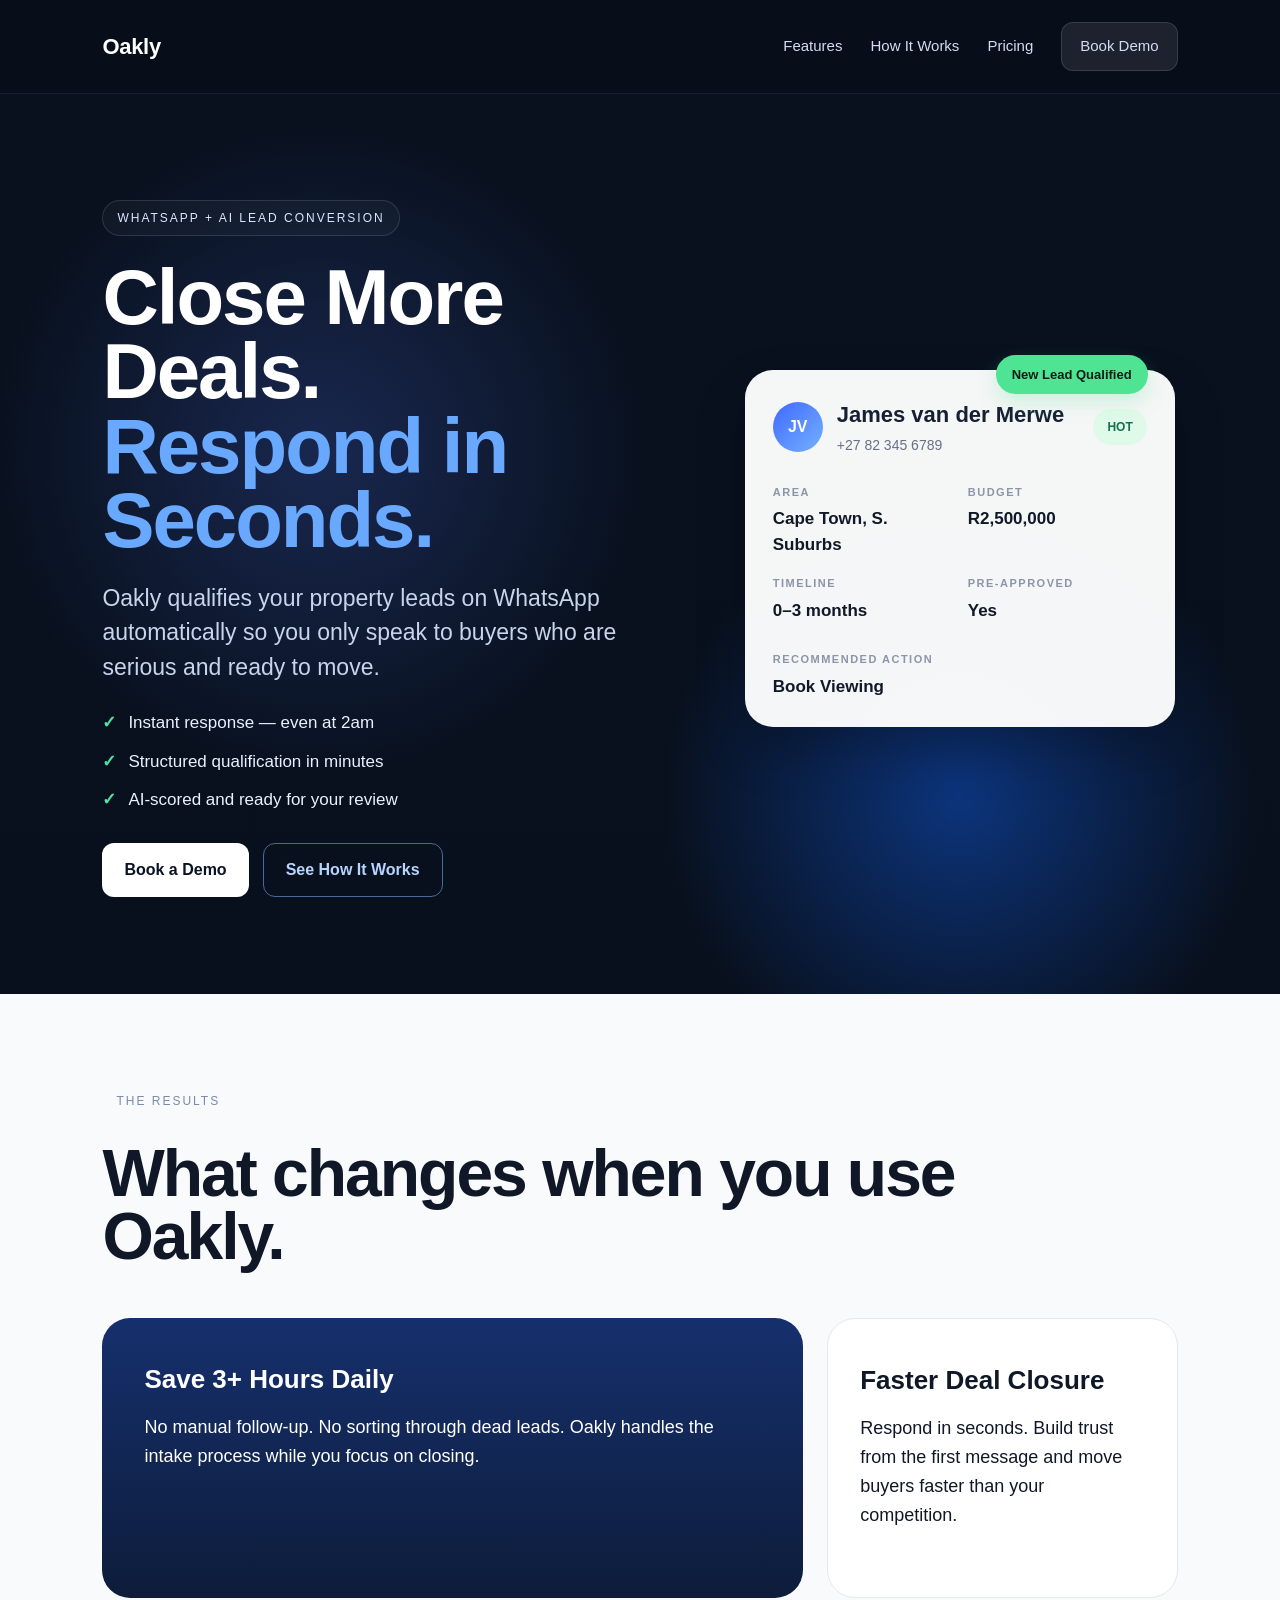
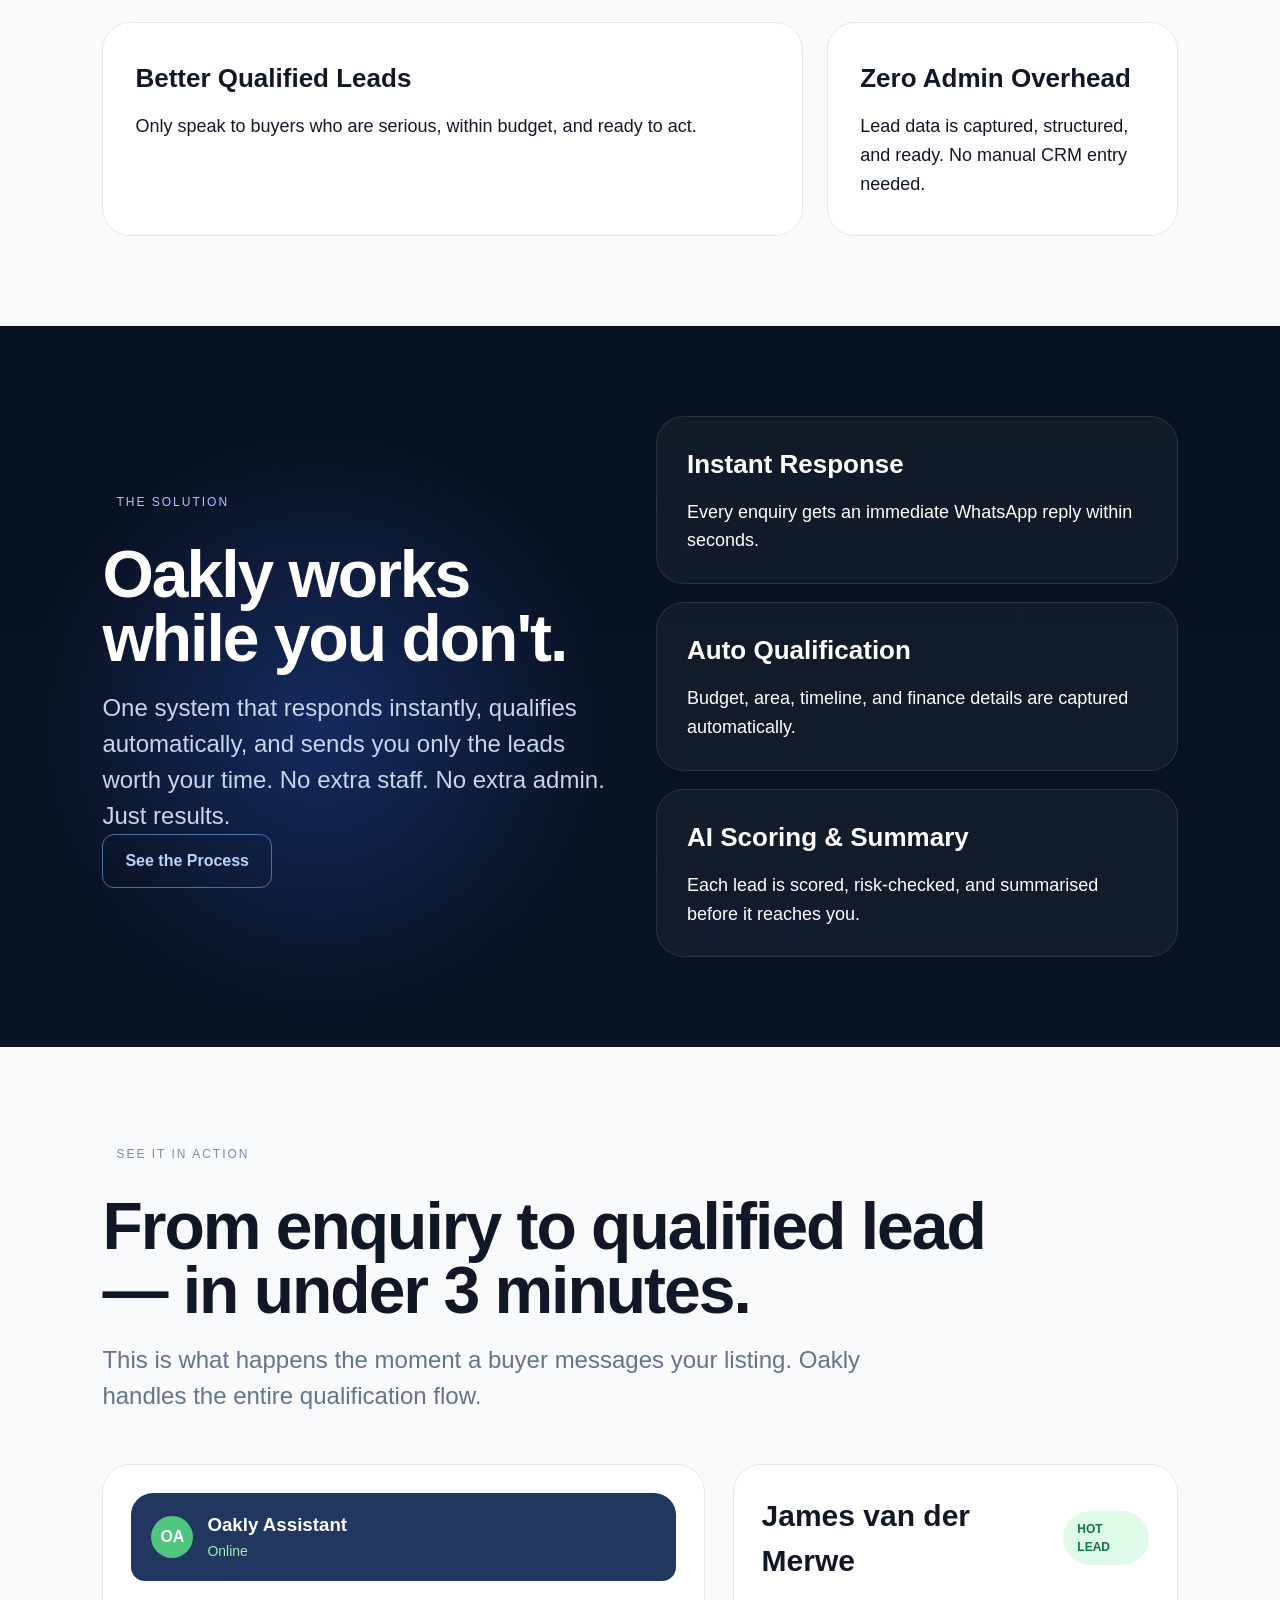
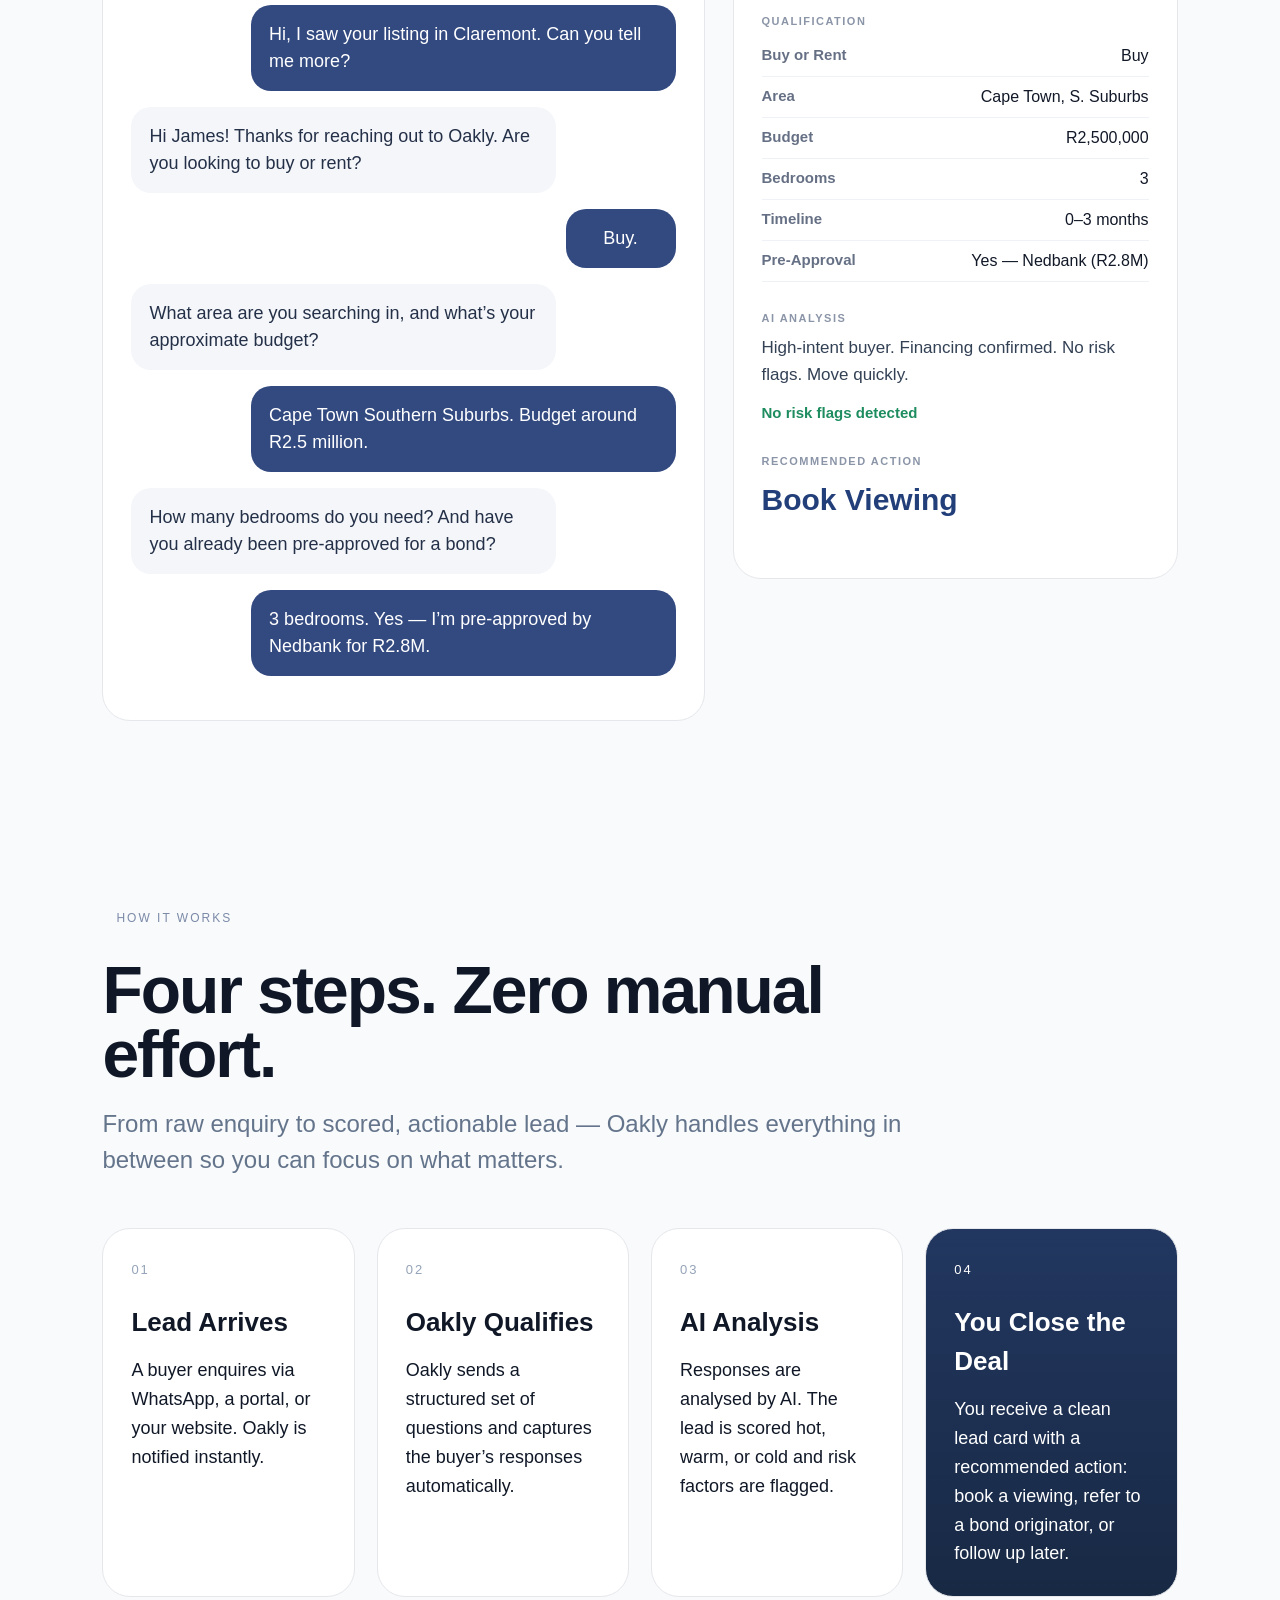
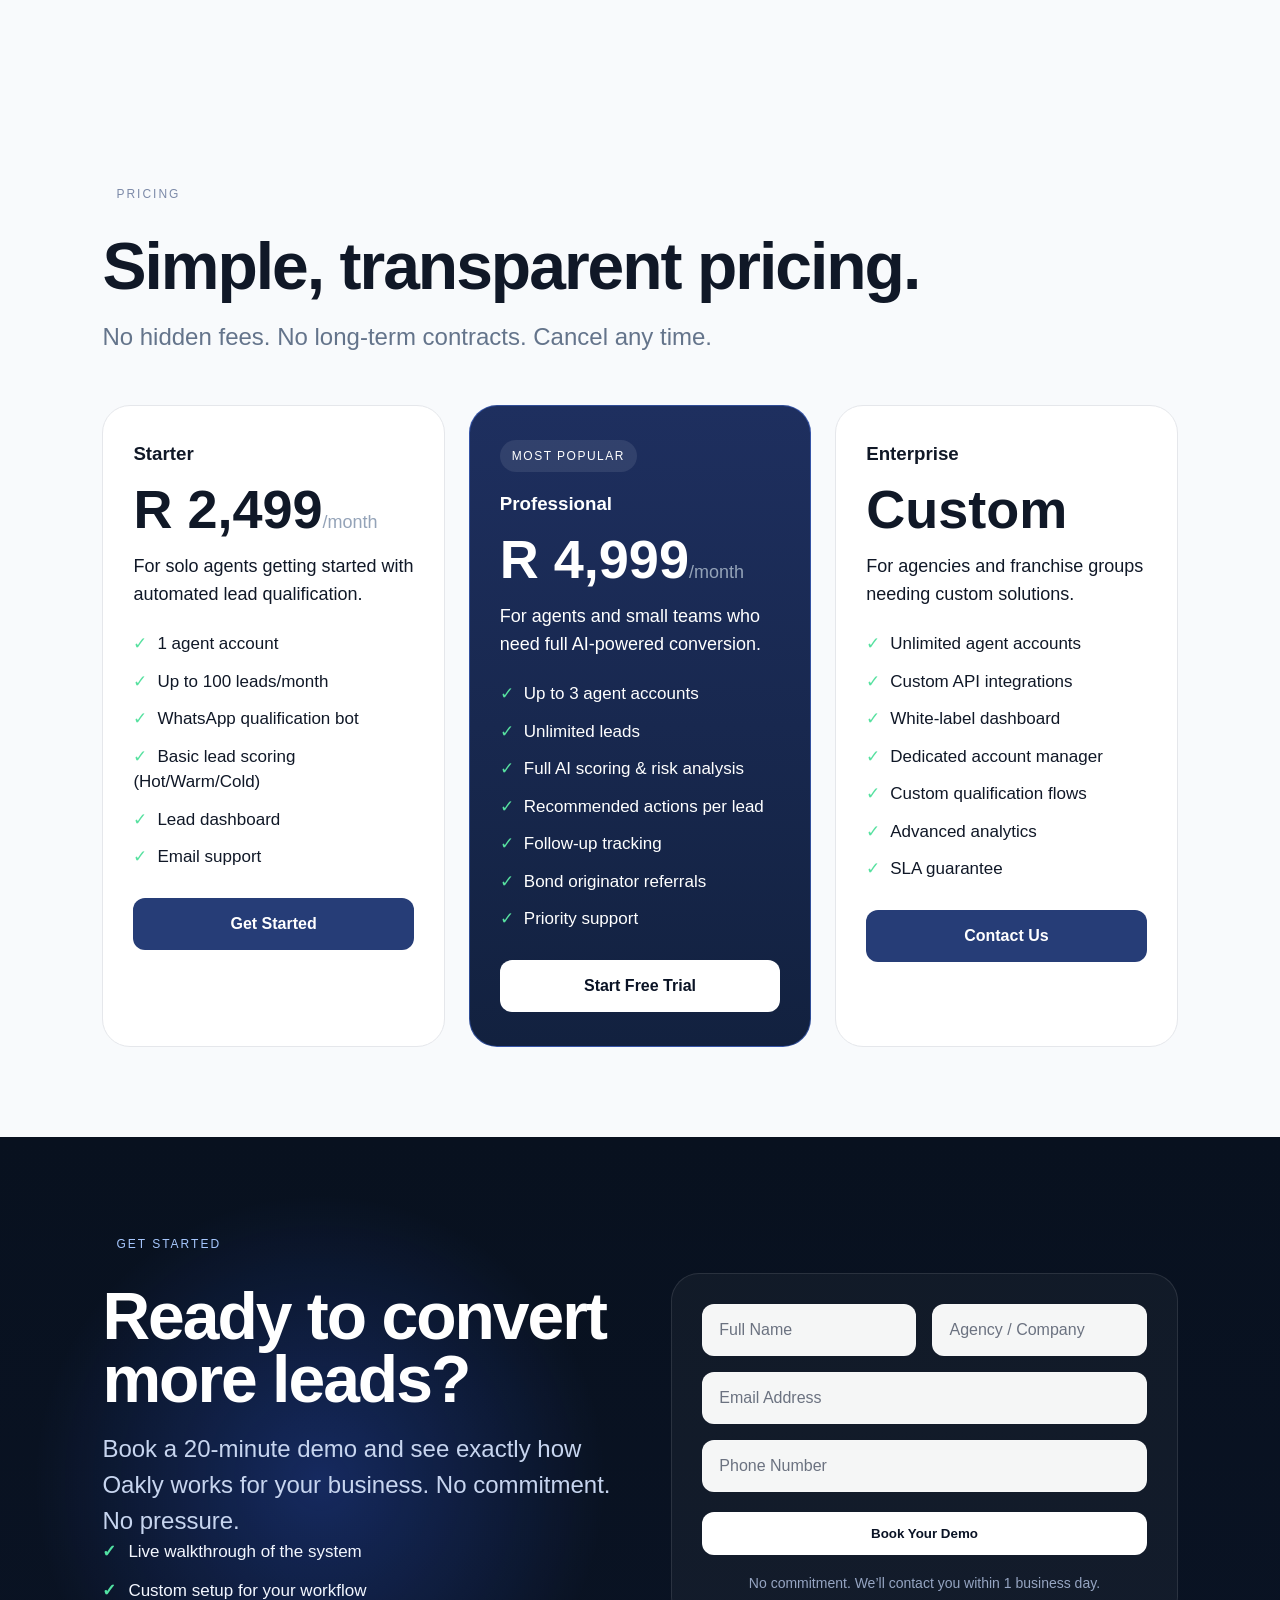
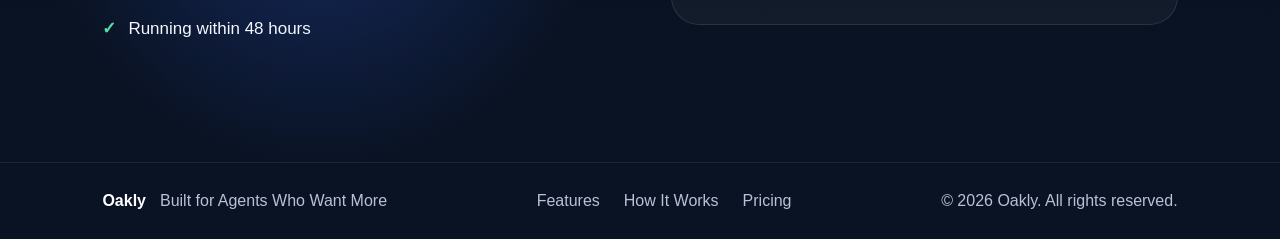
<file: index.html>
<!DOCTYPE html>
<html lang="en">
<head>
  <meta charset="UTF-8" />
  <meta name="viewport" content="width=device-width, initial-scale=1.0" />
  <title>Oakly</title>
  <link rel="stylesheet" href="style.css" />
</head>
<body>
  <header class="navbar">
    <div class="logo">Oakly</div>
    <nav class="nav-links">
      <a href="#features">Features</a>
      <a href="#how">How It Works</a>
      <a href="#pricing">Pricing</a>
      <a href="#contact" class="nav-demo">Book Demo</a>
    </nav>
  </header>

  <main>
    <section class="hero">
      <div class="hero-left">
        <div class="hero-badge">WhatsApp + AI Lead Conversion</div>
        <h1>
          Close More Deals.<br />
          <span>Respond in Seconds.</span>
        </h1>
        <p class="hero-text">
          Oakly qualifies your property leads on WhatsApp automatically so you only
          speak to buyers who are serious and ready to move.
        </p>

        <ul class="hero-list">
          <li>Instant response — even at 2am</li>
          <li>Structured qualification in minutes</li>
          <li>AI-scored and ready for your review</li>
        </ul>

        <div class="hero-buttons">
          <a href="#contact" class="btn btn-solid">Book a Demo</a>
          <a href="#how" class="btn btn-outline">See How It Works</a>
        </div>
      </div>

      <div class="hero-right">
        <div class="lead-pill">New Lead Qualified</div>
        <div class="lead-card">
          <div class="lead-head">
            <div class="avatar">JV</div>
            <div>
              <h3>James van der Merwe</h3>
              <p>+27 82 345 6789</p>
            </div>
            <div class="hot-badge">HOT</div>
          </div>

          <div class="lead-grid">
            <div>
              <label>Area</label>
              <p>Cape Town, S. Suburbs</p>
            </div>
            <div>
              <label>Budget</label>
              <p>R2,500,000</p>
            </div>
            <div>
              <label>Timeline</label>
              <p>0–3 months</p>
            </div>
            <div>
              <label>Pre-approved</label>
              <p>Yes</p>
            </div>
          </div>

          <div class="recommend">
            <label>Recommended Action</label>
            <p>Book Viewing</p>
          </div>
        </div>
      </div>
    </section>

    <section id="features" class="section section-light">
      <div class="section-top">
        <span class="section-tag">The Results</span>
        <h2>What changes when you use Oakly.</h2>
      </div>

      <div class="results-grid">
        <div class="result-large">
          <h3>Save 3+ Hours Daily</h3>
          <p>
            No manual follow-up. No sorting through dead leads. Oakly handles the
            intake process while you focus on closing.
          </p>
        </div>

        <div class="result-small">
          <h3>Faster Deal Closure</h3>
          <p>
            Respond in seconds. Build trust from the first message and move buyers
            faster than your competition.
          </p>
        </div>

        <div class="feature-card light-card">
          <h3>Better Qualified Leads</h3>
          <p>
            Only speak to buyers who are serious, within budget, and ready to act.
          </p>
        </div>

        <div class="feature-card light-card">
          <h3>Zero Admin Overhead</h3>
          <p>
            Lead data is captured, structured, and ready. No manual CRM entry needed.
          </p>
        </div>
      </div>
    </section>

    <section class="section section-dark solution-block">
      <div class="solution-left">
        <span class="section-tag blue-tag">The Solution</span>
        <h2>Oakly works while you don't.</h2>
        <p>
          One system that responds instantly, qualifies automatically, and sends you
          only the leads worth your time. No extra staff. No extra admin. Just results.
        </p>
        <a href="#how" class="btn btn-outline">See the Process</a>
      </div>

      <div class="solution-right">
        <div class="stack-card">
          <h3>Instant Response</h3>
          <p>Every enquiry gets an immediate WhatsApp reply within seconds.</p>
        </div>
        <div class="stack-card">
          <h3>Auto Qualification</h3>
          <p>Budget, area, timeline, and finance details are captured automatically.</p>
        </div>
        <div class="stack-card">
          <h3>AI Scoring & Summary</h3>
          <p>Each lead is scored, risk-checked, and summarised before it reaches you.</p>
        </div>
      </div>
    </section>

    <section id="how" class="section section-light">
      <div class="section-top">
        <span class="section-tag">See It In Action</span>
        <h2>From enquiry to qualified lead — in under 3 minutes.</h2>
        <p class="section-copy">
          This is what happens the moment a buyer messages your listing. Oakly handles the entire qualification flow.
        </p>
      </div>

      <div class="demo-layout">
        <div class="chat-card">
          <div class="chat-top">
            <div class="chat-dot">OA</div>
            <div>
              <h3>Oakly Assistant</h3>
              <span>Online</span>
            </div>
          </div>

          <div class="msg user">Hi, I saw your listing in Claremont. Can you tell me more?</div>
          <div class="msg bot">Hi James! Thanks for reaching out to Oakly. Are you looking to buy or rent?</div>
          <div class="msg user small">Buy.</div>
          <div class="msg bot">What area are you searching in, and what’s your approximate budget?</div>
          <div class="msg user">Cape Town Southern Suburbs. Budget around R2.5 million.</div>
          <div class="msg bot">How many bedrooms do you need? And have you already been pre-approved for a bond?</div>
          <div class="msg user">3 bedrooms. Yes — I’m pre-approved by Nedbank for R2.8M.</div>
        </div>

        <div class="summary-card">
          <div class="summary-top">
            <h3>James van der Merwe</h3>
            <div class="hot-badge">HOT LEAD</div>
          </div>

          <div class="summary-section">
            <span>Qualification</span>
            <div class="summary-row"><strong>Buy or Rent</strong><p>Buy</p></div>
            <div class="summary-row"><strong>Area</strong><p>Cape Town, S. Suburbs</p></div>
            <div class="summary-row"><strong>Budget</strong><p>R2,500,000</p></div>
            <div class="summary-row"><strong>Bedrooms</strong><p>3</p></div>
            <div class="summary-row"><strong>Timeline</strong><p>0–3 months</p></div>
            <div class="summary-row"><strong>Pre-Approval</strong><p>Yes — Nedbank (R2.8M)</p></div>
          </div>

          <div class="summary-section">
            <span>AI Analysis</span>
            <p class="analysis-text">High-intent buyer. Financing confirmed. No risk flags. Move quickly.</p>
            <div class="risk-ok">No risk flags detected</div>
          </div>

          <div class="summary-section">
            <span>Recommended Action</span>
            <p class="action-text">Book Viewing</p>
          </div>
        </div>
      </div>
    </section>

    <section class="section section-light">
      <div class="section-top">
        <span class="section-tag">How It Works</span>
        <h2>Four steps. Zero manual effort.</h2>
        <p class="section-copy">
          From raw enquiry to scored, actionable lead — Oakly handles everything in between so you can focus on what matters.
        </p>
      </div>

      <div class="steps-grid">
        <div class="step-card">
          <span class="step-no">01</span>
          <h3>Lead Arrives</h3>
          <p>A buyer enquires via WhatsApp, a portal, or your website. Oakly is notified instantly.</p>
        </div>
        <div class="step-card">
          <span class="step-no">02</span>
          <h3>Oakly Qualifies</h3>
          <p>Oakly sends a structured set of questions and captures the buyer’s responses automatically.</p>
        </div>
        <div class="step-card">
          <span class="step-no">03</span>
          <h3>AI Analysis</h3>
          <p>Responses are analysed by AI. The lead is scored hot, warm, or cold and risk factors are flagged.</p>
        </div>
        <div class="step-card featured-step">
          <span class="step-no">04</span>
          <h3>You Close the Deal</h3>
          <p>You receive a clean lead card with a recommended action: book a viewing, refer to a bond originator, or follow up later.</p>
        </div>
      </div>
    </section>

    <section id="pricing" class="section section-light pricing-section">
      <div class="section-top">
        <span class="section-tag">Pricing</span>
        <h2>Simple, transparent pricing.</h2>
        <p class="section-copy">No hidden fees. No long-term contracts. Cancel any time.</p>
      </div>

      <div class="pricing-grid">
        <div class="price-card price-light">
          <h3>Starter</h3>
          <div class="price">R 2,499<span>/month</span></div>
          <p class="price-copy">For solo agents getting started with automated lead qualification.</p>
          <ul>
            <li>1 agent account</li>
            <li>Up to 100 leads/month</li>
            <li>WhatsApp qualification bot</li>
            <li>Basic lead scoring (Hot/Warm/Cold)</li>
            <li>Lead dashboard</li>
            <li>Email support</li>
          </ul>
          <a href="#contact" class="btn btn-blue full-btn">Get Started</a>
        </div>

        <div class="price-card price-featured">
          <div class="most-popular">Most Popular</div>
          <h3>Professional</h3>
          <div class="price">R 4,999<span>/month</span></div>
          <p class="price-copy">For agents and small teams who need full AI-powered conversion.</p>
          <ul>
            <li>Up to 3 agent accounts</li>
            <li>Unlimited leads</li>
            <li>Full AI scoring & risk analysis</li>
            <li>Recommended actions per lead</li>
            <li>Follow-up tracking</li>
            <li>Bond originator referrals</li>
            <li>Priority support</li>
          </ul>
          <a href="#contact" class="btn btn-solid full-btn">Start Free Trial</a>
        </div>

        <div class="price-card price-light">
          <h3>Enterprise</h3>
          <div class="price">Custom</div>
          <p class="price-copy">For agencies and franchise groups needing custom solutions.</p>
          <ul>
            <li>Unlimited agent accounts</li>
            <li>Custom API integrations</li>
            <li>White-label dashboard</li>
            <li>Dedicated account manager</li>
            <li>Custom qualification flows</li>
            <li>Advanced analytics</li>
            <li>SLA guarantee</li>
          </ul>
          <a href="#contact" class="btn btn-blue full-btn">Contact Us</a>
        </div>
      </div>
    </section>

    <section class="section section-dark contact-section">
  <div class="contact-left">
    <span class="section-tag blue-tag">Get Started</span>
    <h2>Ready to convert more leads?</h2>
    <p>
      Book a 20-minute demo and see exactly how Oakly works for your business.
      No commitment. No pressure.
    </p>
    <ul class="hero-list dark-list">
      <li>Live walkthrough of the system</li>
      <li>Custom setup for your workflow</li>
      <li>Running within 48 hours</li>
    </ul>
  </div>

  <form id="contact" class="contact-card" action="https://formspree.io/f/xbdzvevv" method="POST">
    <input type="hidden" name="_subject" value="New Oakly Demo Request">
    <input type="hidden" name="_redirect" value="thankyou.html">

    <input type="text" name="full_name" placeholder="Full Name" required>
    <input type="text" name="company" placeholder="Agency / Company">

    <input class="full-input" type="email" name="email" placeholder="Email Address" required>
    <input class="full-input" type="text" name="phone" placeholder="Phone Number" required>

    <button type="submit" class="btn btn-solid full-btn">Book Your Demo</button>
    <p class="contact-note">No commitment. We’ll contact you within 1 business day.</p>
  </form>
</section>

    <input type="hidden" name="_redirect" value="thankyou.html">
    </section>
  </main>

  <footer class="footer">
    <div class="footer-left">
      <strong>Oakly</strong>
      <span>Built for Agents Who Want More</span>
    </div>
    <div class="footer-links">
      <a href="#features">Features</a>
      <a href="#how">How It Works</a>
      <a href="#pricing">Pricing</a>
    </div>
    <div class="footer-right">© 2026 Oakly. All rights reserved.</div>
  </footer>
</body>
</html>
</file>
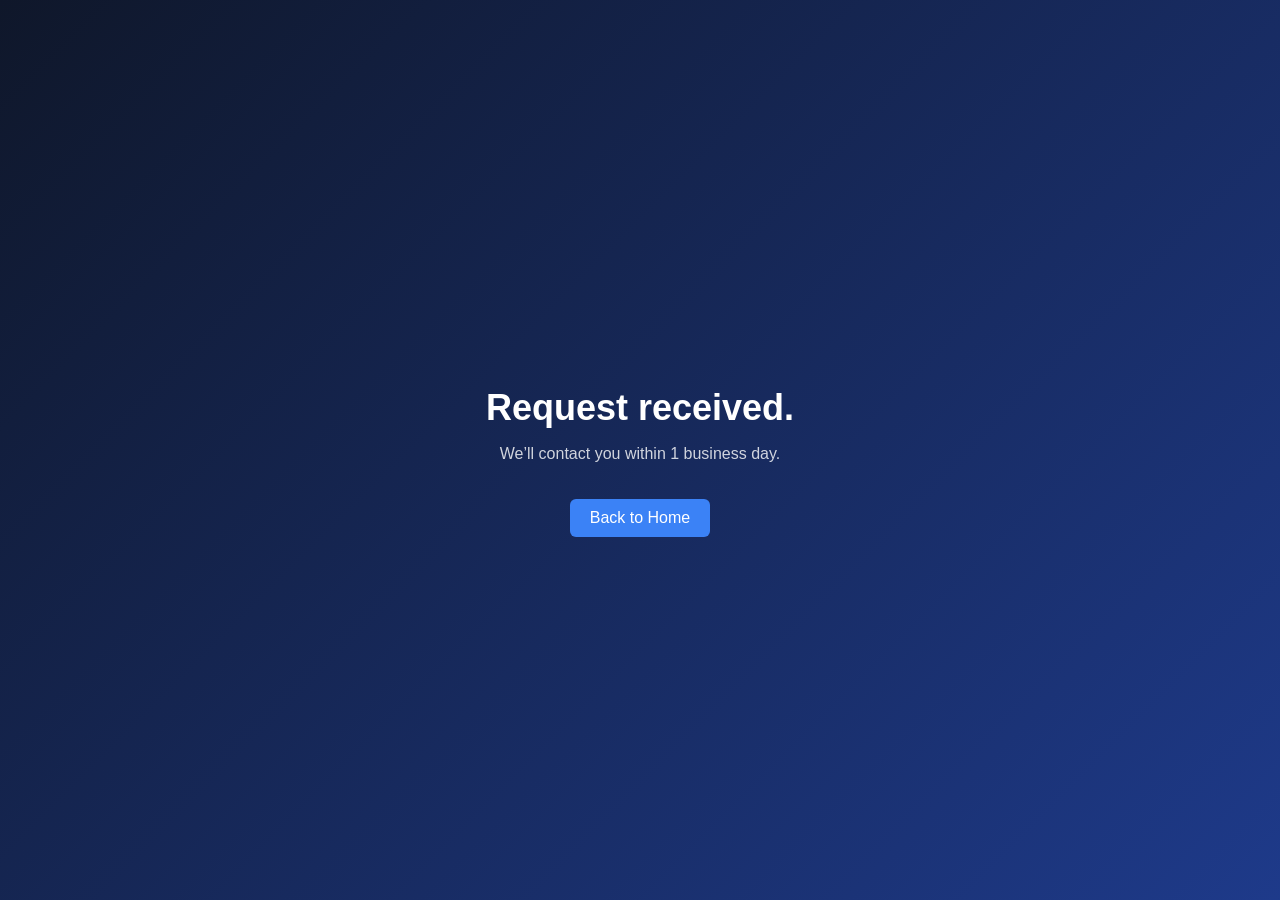
<file: thankyou.html>
<!DOCTYPE html>
<html lang="en">
<head>
  <meta charset="UTF-8">
  <title>Request Received</title>
  <style>
    body {
      background: linear-gradient(135deg, #0f172a, #1e3a8a);
      color: white;
      font-family: Arial;
      display: flex;
      justify-content: center;
      align-items: center;
      height: 100vh;
      margin: 0;
    }

    .box {
      text-align: center;
    }

    h1 {
      font-size: 36px;
      margin-bottom: 10px;
    }

    p {
      opacity: 0.8;
    }

    a {
      margin-top: 20px;
      display: inline-block;
      padding: 10px 20px;
      background: #3b82f6;
      color: white;
      text-decoration: none;
      border-radius: 6px;
    }

    a:hover {
      background: #2563eb;
    }
  </style>
</head>
<body>

  <div class="box">
    <h1>Request received.</h1>
    <p>We’ll contact you within 1 business day.</p>
    <a href="index.html">Back to Home</a>
  </div>

</body>
</html>
</file>
<file: style.css>
* {
  margin: 0;
  padding: 0;
  box-sizing: border-box;
}

html {
  scroll-behavior: smooth;
}

body {
  font-family: Arial, Helvetica, sans-serif;
  background: #07101f;
  color: #ffffff;
  line-height: 1.5;
}

a {
  text-decoration: none;
  color: inherit;
}

main {
  overflow: hidden;
}

/* NAV */
.navbar {
  position: sticky;
  top: 0;
  z-index: 1000;
  background: rgba(8, 14, 26, 0.88);
  backdrop-filter: blur(10px);
  display: flex;
  justify-content: space-between;
  align-items: center;
  padding: 22px 8%;
  border-bottom: 1px solid rgba(255,255,255,0.08);
}

.logo {
  font-size: 22px;
  font-weight: 700;
  letter-spacing: -0.3px;
}

.nav-links {
  display: flex;
  align-items: center;
  gap: 28px;
}

.nav-links a {
  color: #d3dcf3;
  font-size: 15px;
  transition: 0.25s ease;
}

.nav-links a:hover {
  color: #7cb6ff;
}

.nav-demo {
  padding: 12px 18px;
  background: rgba(255,255,255,0.09);
  border: 1px solid rgba(255,255,255,0.12);
  border-radius: 12px;
}

.nav-demo:hover {
  background: #2563eb;
  color: #fff !important;
}

/* HERO */
.hero {
  min-height: 100vh;
  padding: 80px 8% 70px;
  display: grid;
  grid-template-columns: 1.15fr 0.85fr;
  gap: 50px;
  align-items: center;
  background:
    radial-gradient(circle at 25% 40%, rgba(83, 121, 255, 0.22), transparent 30%),
    radial-gradient(circle at 75% 78%, rgba(18, 102, 255, 0.42), transparent 25%),
    linear-gradient(180deg, #09111f 0%, #08101d 100%);
}

.hero-left {
  max-width: 700px;
}

.hero-badge,
.section-tag,
.blue-tag {
  display: inline-block;
  padding: 8px 14px;
  border-radius: 999px;
  font-size: 12px;
  letter-spacing: 2px;
  text-transform: uppercase;
  margin-bottom: 24px;
}

.hero-badge {
  border: 1px solid rgba(255,255,255,0.12);
  background: rgba(255,255,255,0.03);
  color: #dbe6ff;
}

.section-tag {
  color: #7c8aa8;
}

.blue-tag {
  color: #a7c8ff;
}

.hero h1 {
  font-size: 78px;
  line-height: 0.95;
  font-weight: 800;
  letter-spacing: -2px;
  margin-bottom: 24px;
}

.hero h1 span {
  color: #69a8ff;
}

.hero-text {
  font-size: 23px;
  color: #c8d4ec;
  max-width: 640px;
  margin-bottom: 26px;
}

.hero-list {
  list-style: none;
  margin-bottom: 30px;
}

.hero-list li {
  color: #e9f1ff;
  margin-bottom: 13px;
  font-size: 17px;
}

.hero-list li::before {
  content: "✓";
  margin-right: 12px;
  color: #52e2a3;
  font-weight: 700;
}

.hero-buttons {
  display: flex;
  flex-wrap: wrap;
  gap: 14px;
}

/* BUTTONS */
.btn {
  display: inline-flex;
  align-items: center;
  justify-content: center;
  padding: 14px 22px;
  border-radius: 12px;
  font-weight: 700;
  transition: all 0.25s ease;
  cursor: pointer;
  border: none;
}

.btn-solid {
  background: #ffffff;
  color: #0a1325;
}

.btn-solid:hover {
  background: #2563eb;
  color: #ffffff;
  transform: translateY(-2px);
}

.btn-outline {
  border: 1px solid rgba(130, 177, 255, 0.55);
  color: #b7d4ff;
  background: transparent;
}

.btn-outline:hover {
  background: #2563eb;
  color: #fff;
  border-color: #2563eb;
  transform: translateY(-2px);
}

.btn-blue {
  background: #263d77;
  color: #fff;
}

.btn-blue:hover {
  background: #2563eb;
  color: #fff;
  transform: translateY(-2px);
}

.full-btn {
  width: 100%;
}

/* HERO RIGHT CARD */
.hero-right {
  position: relative;
  display: flex;
  justify-content: center;
}

.lead-pill {
  position: absolute;
  top: -15px;
  right: 30px;
  background: #4ee494;
  color: #0b1d14;
  padding: 10px 16px;
  border-radius: 999px;
  font-size: 13px;
  font-weight: 700;
  box-shadow: 0 8px 20px rgba(78,228,148,0.25);
}

.lead-card {
  width: 100%;
  max-width: 430px;
  background: rgba(255,255,255,0.96);
  color: #162033;
  border-radius: 28px;
  padding: 28px;
  box-shadow: 0 24px 50px rgba(0,0,0,0.22);
}

.lead-head {
  display: grid;
  grid-template-columns: auto 1fr auto;
  gap: 14px;
  align-items: center;
  margin-bottom: 28px;
}

.avatar {
  width: 50px;
  height: 50px;
  border-radius: 50%;
  background: linear-gradient(135deg, #3f69ff, #75b1ff);
  color: #fff;
  display: flex;
  align-items: center;
  justify-content: center;
  font-weight: 700;
}

.lead-head h3 {
  font-size: 22px;
  margin-bottom: 4px;
}

.lead-head p {
  font-size: 14px;
  color: #667086;
}

.hot-badge {
  background: #e0faea;
  color: #12734b;
  padding: 9px 14px;
  border-radius: 999px;
  font-size: 12px;
  font-weight: 700;
}

.lead-grid {
  display: grid;
  grid-template-columns: 1fr 1fr;
  gap: 18px 16px;
  margin-bottom: 28px;
}

.lead-grid label,
.recommend label,
.summary-section span {
  display: block;
  margin-bottom: 6px;
  color: #8b95a8;
  text-transform: uppercase;
  letter-spacing: 1.5px;
  font-size: 11px;
  font-weight: 700;
}

.lead-grid p,
.recommend p {
  font-size: 17px;
  font-weight: 600;
  color: #101928;
}

/* SHARED SECTIONS */
.section {
  padding: 90px 8%;
}

.section-light {
  background: #f8fafc;
  color: #101827;
}

.section-dark {
  background:
    radial-gradient(circle at 25% 55%, rgba(53, 103, 255, 0.28), transparent 28%),
    linear-gradient(180deg, #08111f 0%, #0a1324 100%);
  color: #ffffff;
}

.section-top {
  max-width: 900px;
  margin-bottom: 50px;
}

.section-top h2,
.solution-left h2,
.contact-left h2 {
  font-size: 66px;
  line-height: 0.96;
  letter-spacing: -2px;
  margin-bottom: 20px;
  font-weight: 800;
}

.section-copy,
.solution-left p,
.contact-left p {
  font-size: 24px;
  color: #64748b;
  max-width: 840px;
}

.solution-left p,
.contact-left p {
  color: #c7d5ef;
}

/* RESULTS */
.results-grid {
  display: grid;
  grid-template-columns: 2fr 1fr;
  gap: 24px;
}

.result-large,
.result-small,
.feature-card,
.step-card,
.price-card,
.stack-card,
.chat-card,
.summary-card,
.contact-card {
  border-radius: 28px;
}

.result-large {
  background: linear-gradient(180deg, #16306d 0%, #0d1c3a 100%);
  color: #fff;
  padding: 42px;
  min-height: 280px;
}

.result-large h3,
.result-small h3,
.feature-card h3,
.step-card h3,
.stack-card h3 {
  font-size: 26px;
  margin-bottom: 14px;
}

.result-large p,
.result-small p,
.feature-card p,
.step-card p,
.stack-card p,
.price-copy {
  font-size: 18px;
  color: inherit;
  line-height: 1.6;
}

.result-small {
  background: #ffffff;
  border: 1px solid #e5e7eb;
  padding: 42px 32px;
}

.light-card {
  background: #ffffff;
  border: 1px solid #e5e7eb;
  padding: 36px 32px;
  margin-top: 24px;
}

.results-grid .feature-card:nth-child(3),
.results-grid .feature-card:nth-child(4) {
  margin-top: 0;
}

/* SOLUTION */
.solution-block {
  display: grid;
  grid-template-columns: 1fr 1fr;
  gap: 32px;
  align-items: center;
}

.solution-right {
  display: flex;
  flex-direction: column;
  gap: 18px;
}

.stack-card {
  padding: 28px 30px;
  background: rgba(255,255,255,0.04);
  border: 1px solid rgba(255,255,255,0.1);
  color: #fff;
}

/* DEMO */
.demo-layout {
  display: grid;
  grid-template-columns: 1.15fr 0.85fr;
  gap: 28px;
  align-items: start;
}

.chat-card {
  background: #ffffff;
  border: 1px solid #e5e7eb;
  padding: 28px;
}

.chat-top {
  display: flex;
  align-items: center;
  gap: 14px;
  background: #223760;
  color: #fff;
  padding: 18px 20px;
  border-radius: 22px 22px 14px 14px;
  margin-bottom: 24px;
}

.chat-dot {
  width: 42px;
  height: 42px;
  border-radius: 50%;
  background: #4fc57e;
  display: flex;
  align-items: center;
  justify-content: center;
  font-weight: 700;
}

.chat-top span {
  color: #96f0b8;
  font-size: 14px;
}

.msg {
  max-width: 78%;
  padding: 16px 18px;
  border-radius: 20px;
  margin-bottom: 16px;
  font-size: 18px;
  line-height: 1.5;
}

.msg.user {
  background: #334a80;
  color: white;
  margin-left: auto;
}

.msg.user.small {
  max-width: 110px;
  text-align: center;
}

.msg.bot {
  background: #f4f6fa;
  color: #243047;
}

.summary-card {
  background: #ffffff;
  border: 1px solid #e5e7eb;
  padding: 28px;
}

.summary-top {
  display: flex;
  justify-content: space-between;
  align-items: center;
  gap: 12px;
  margin-bottom: 30px;
}

.summary-top h3 {
  font-size: 30px;
}

.summary-section {
  margin-bottom: 28px;
}

.summary-row {
  display: grid;
  grid-template-columns: 1fr 1fr;
  gap: 14px;
  padding: 8px 0;
  border-bottom: 1px solid #eef1f5;
}

.summary-row strong {
  color: #667085;
  font-size: 15px;
}

.summary-row p {
  text-align: right;
  color: #111827;
  font-size: 16px;
}

.analysis-text {
  color: #334155;
  font-size: 17px;
  line-height: 1.6;
  margin-top: 8px;
  margin-bottom: 14px;
}

.risk-ok {
  color: #1d8c5f;
  font-weight: 600;
  font-size: 15px;
}

.action-text {
  font-size: 30px;
  font-weight: 700;
  color: #223f7a;
  margin-top: 8px;
}

/* STEPS */
.steps-grid {
  display: grid;
  grid-template-columns: repeat(4, 1fr);
  gap: 22px;
}

.step-card {
  background: #ffffff;
  border: 1px solid #e5e7eb;
  padding: 28px;
}

.featured-step {
  background: linear-gradient(180deg, #223760 0%, #182944 100%);
  color: #ffffff;
}

.featured-step p,
.featured-step h3,
.featured-step .step-no {
  color: #ffffff;
}

.step-no {
  display: inline-block;
  margin-bottom: 24px;
  color: #94a3b8;
  font-size: 13px;
  letter-spacing: 2px;
  text-transform: uppercase;
}

/* PRICING */
.pricing-grid {
  display: grid;
  grid-template-columns: repeat(3, 1fr);
  gap: 24px;
}

.price-card {
  padding: 34px 30px;
  min-height: 610px;
}

.price-light {
  background: #ffffff;
  border: 1px solid #e5e7eb;
}

.price-featured {
  background: linear-gradient(180deg, #1e2f5f 0%, #12213f 100%);
  color: #fff;
  border: 1px solid rgba(86, 132, 255, 0.45);
  position: relative;
}

.most-popular {
  display: inline-block;
  margin-bottom: 18px;
  padding: 7px 12px;
  background: rgba(255,255,255,0.09);
  border-radius: 999px;
  font-size: 12px;
  text-transform: uppercase;
  letter-spacing: 1.5px;
}

.price {
  font-size: 54px;
  font-weight: 800;
  line-height: 1;
  margin: 14px 0 16px;
}

.price span {
  font-size: 18px;
  font-weight: 400;
  color: #94a3b8;
}

.price-card ul {
  list-style: none;
  margin-top: 22px;
  margin-bottom: 28px;
}

.price-card li {
  margin-bottom: 12px;
  color: inherit;
  font-size: 17px;
}

.price-card li::before {
  content: "✓";
  color: #57e1a0;
  margin-right: 10px;
}

/* CONTACT */
.contact-section {
  display: grid;
  grid-template-columns: 1fr 0.95fr;
  gap: 36px;
  align-items: center;
}

.dark-list li {
  color: #f3f7ff;
}

.contact-card {
  background: rgba(255,255,255,0.04);
  border: 1px solid rgba(255,255,255,0.1);
  padding: 30px;
  border-radius: 28px;
  display: grid;
  grid-template-columns: 1fr 1fr;
  gap: 16px;
}

.contact-card input {
  width: 100%;
  padding: 16px 16px;
  border-radius: 12px;
  border: 1px solid rgba(255,255,255,0.08);
  background: rgba(255,255,255,0.96);
  color: #111827;
  font-size: 16px;
  outline: none;
}

.contact-card input::placeholder {
  color: #6b7280;
}

.full-input {
  grid-column: 1 / -1;
}

.contact-card .full-btn {
  grid-column: 1 / -1;
  margin-top: 4px;
}

.contact-note {
  grid-column: 1 / -1;
  text-align: center;
  color: #96a5c2;
  font-size: 14px;
  margin-top: 2px;
}
/* FOOTER */
.footer {
  background: #0a1324;
  color: #b7c2d8;
  border-top: 1px solid rgba(255,255,255,0.08);
  padding: 26px 8%;
  display: grid;
  grid-template-columns: auto 1fr auto;
  gap: 20px;
  align-items: center;
}

.footer-left {
  display: flex;
  gap: 14px;
  align-items: center;
}

.footer-left strong {
  color: #fff;
}

.footer-links {
  display: flex;
  justify-content: center;
  gap: 24px;
}

.footer-links a:hover {
  color: #78afff;
}

.footer-right {
  text-align: right;
}

/* RESPONSIVE */
@media (max-width: 1200px) {
  .hero,
  .solution-block,
  .demo-layout,
  .contact-section,
  .results-grid,
  .pricing-grid,
  .steps-grid {
    grid-template-columns: 1fr;
  }

  .section-top h2,
  .solution-left h2,
  .contact-left h2 {
    font-size: 48px;
  }

  .hero h1 {
    font-size: 58px;
  }

  .footer {
    grid-template-columns: 1fr;
    text-align: center;
  }

  .footer-left,
  .footer-links,
  .footer-right {
    justify-content: center;
    text-align: center;
  }
}

@media (max-width: 800px) {
  .navbar {
    flex-direction: column;
    gap: 16px;
  }

  .nav-links {
    flex-wrap: wrap;
    justify-content: center;
  }

  .contact-card {
    grid-template-columns: 1fr;
  }

  .full-input {
    grid-column: auto;
  }

  .hero h1 {
    font-size: 44px;
  }

  .hero-text,
  .section-copy,
  .solution-left p,
  .contact-left p {
    font-size: 18px;
  }

  .section-top h2,
  .solution-left h2,
  .contact-left h2 {
    font-size: 38px;
  }

  .msg {
    max-width: 100%;
    font-size: 16px;
  }

  .summary-row {
    grid-template-columns: 1fr;
  }

  .summary-row p {
    text-align: left;
  }
}
</file>
